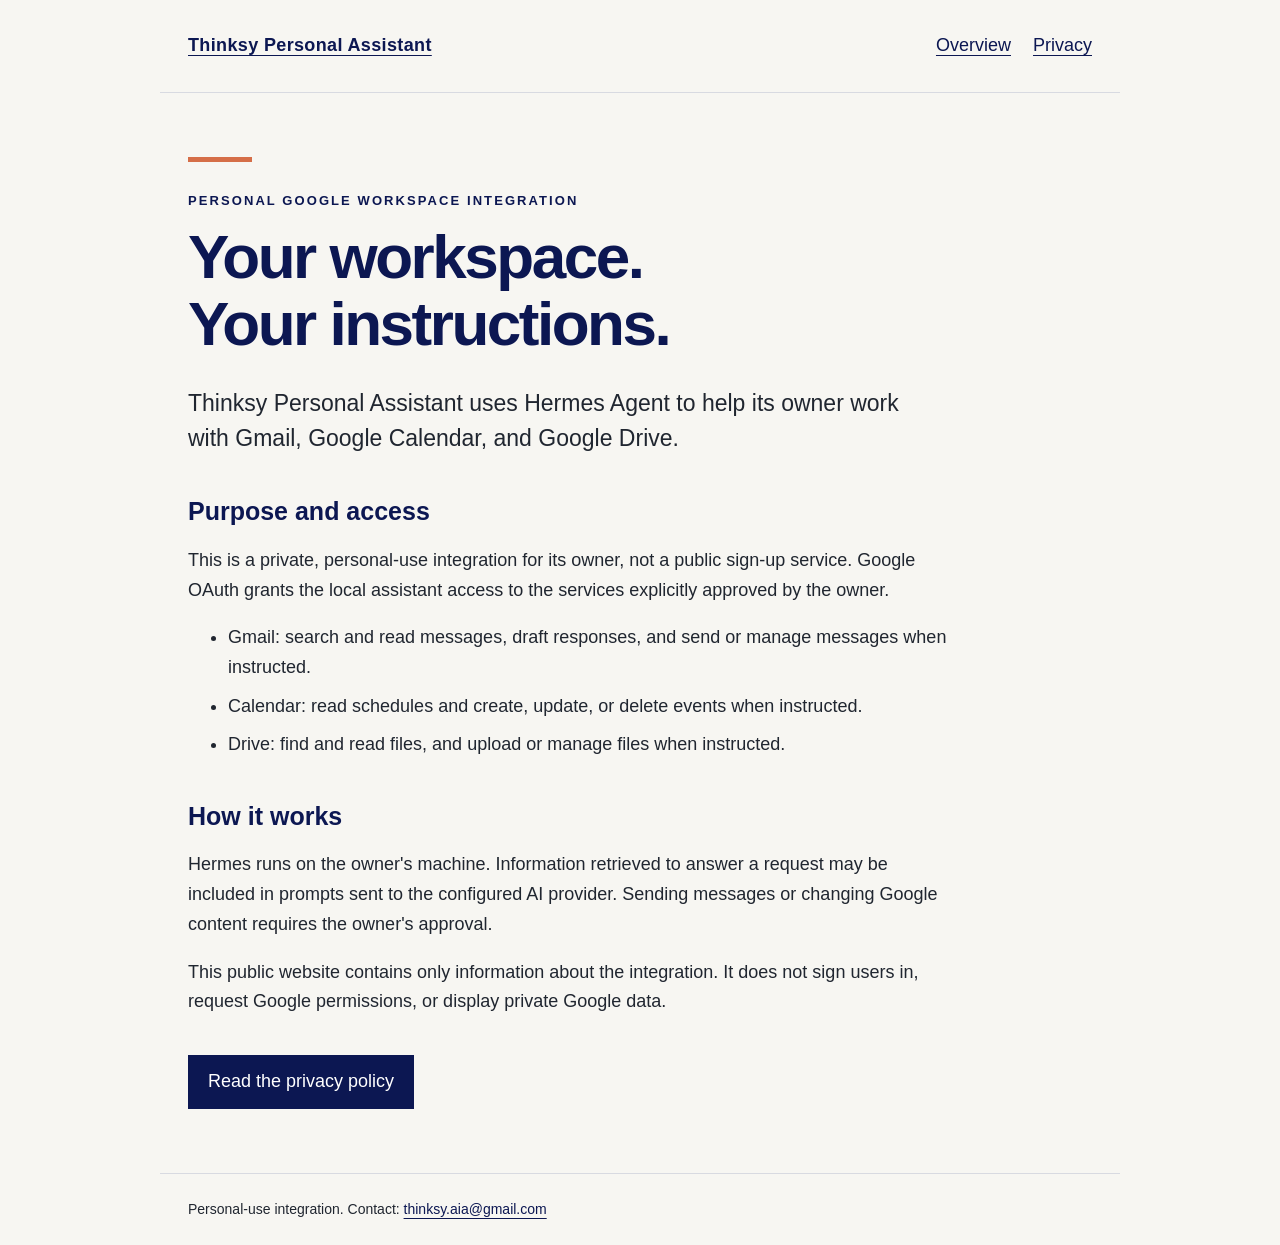
<file: index.html>
<!doctype html><html lang="en"><head><meta charset="utf-8"><meta name="viewport" content="width=device-width,initial-scale=1"><meta name="description" content="Overview for Thinksy Personal Assistant, a personal Google Workspace integration powered by Hermes."><title>Overview | Thinksy Personal Assistant</title><link rel="stylesheet" href="styles.css"></head><body><header><a href="./">Thinksy Personal Assistant</a><nav aria-label="Main navigation"><a href="./">Overview</a><a href="privacy.html">Privacy</a></nav></header><main><div class="rule"></div><p class="eyebrow">Personal Google Workspace integration</p><h1>Your workspace.<br>Your instructions.</h1><p class="lead">Thinksy Personal Assistant uses Hermes Agent to help its owner work with Gmail, Google Calendar, and Google Drive.</p><h2>Purpose and access</h2><p>This is a private, personal-use integration for its owner, not a public sign-up service. Google OAuth grants the local assistant access to the services explicitly approved by the owner.</p><ul><li>Gmail: search and read messages, draft responses, and send or manage messages when instructed.</li><li>Calendar: read schedules and create, update, or delete events when instructed.</li><li>Drive: find and read files, and upload or manage files when instructed.</li></ul><h2>How it works</h2><p>Hermes runs on the owner's machine. Information retrieved to answer a request may be included in prompts sent to the configured AI provider. Sending messages or changing Google content requires the owner's approval.</p><p>This public website contains only information about the integration. It does not sign users in, request Google permissions, or display private Google data.</p><a class="button" href="privacy.html">Read the privacy policy</a></main><footer>Personal-use integration. Contact: <a href="mailto:thinksy.aia@gmail.com">thinksy.aia@gmail.com</a></footer></body></html>
</file>
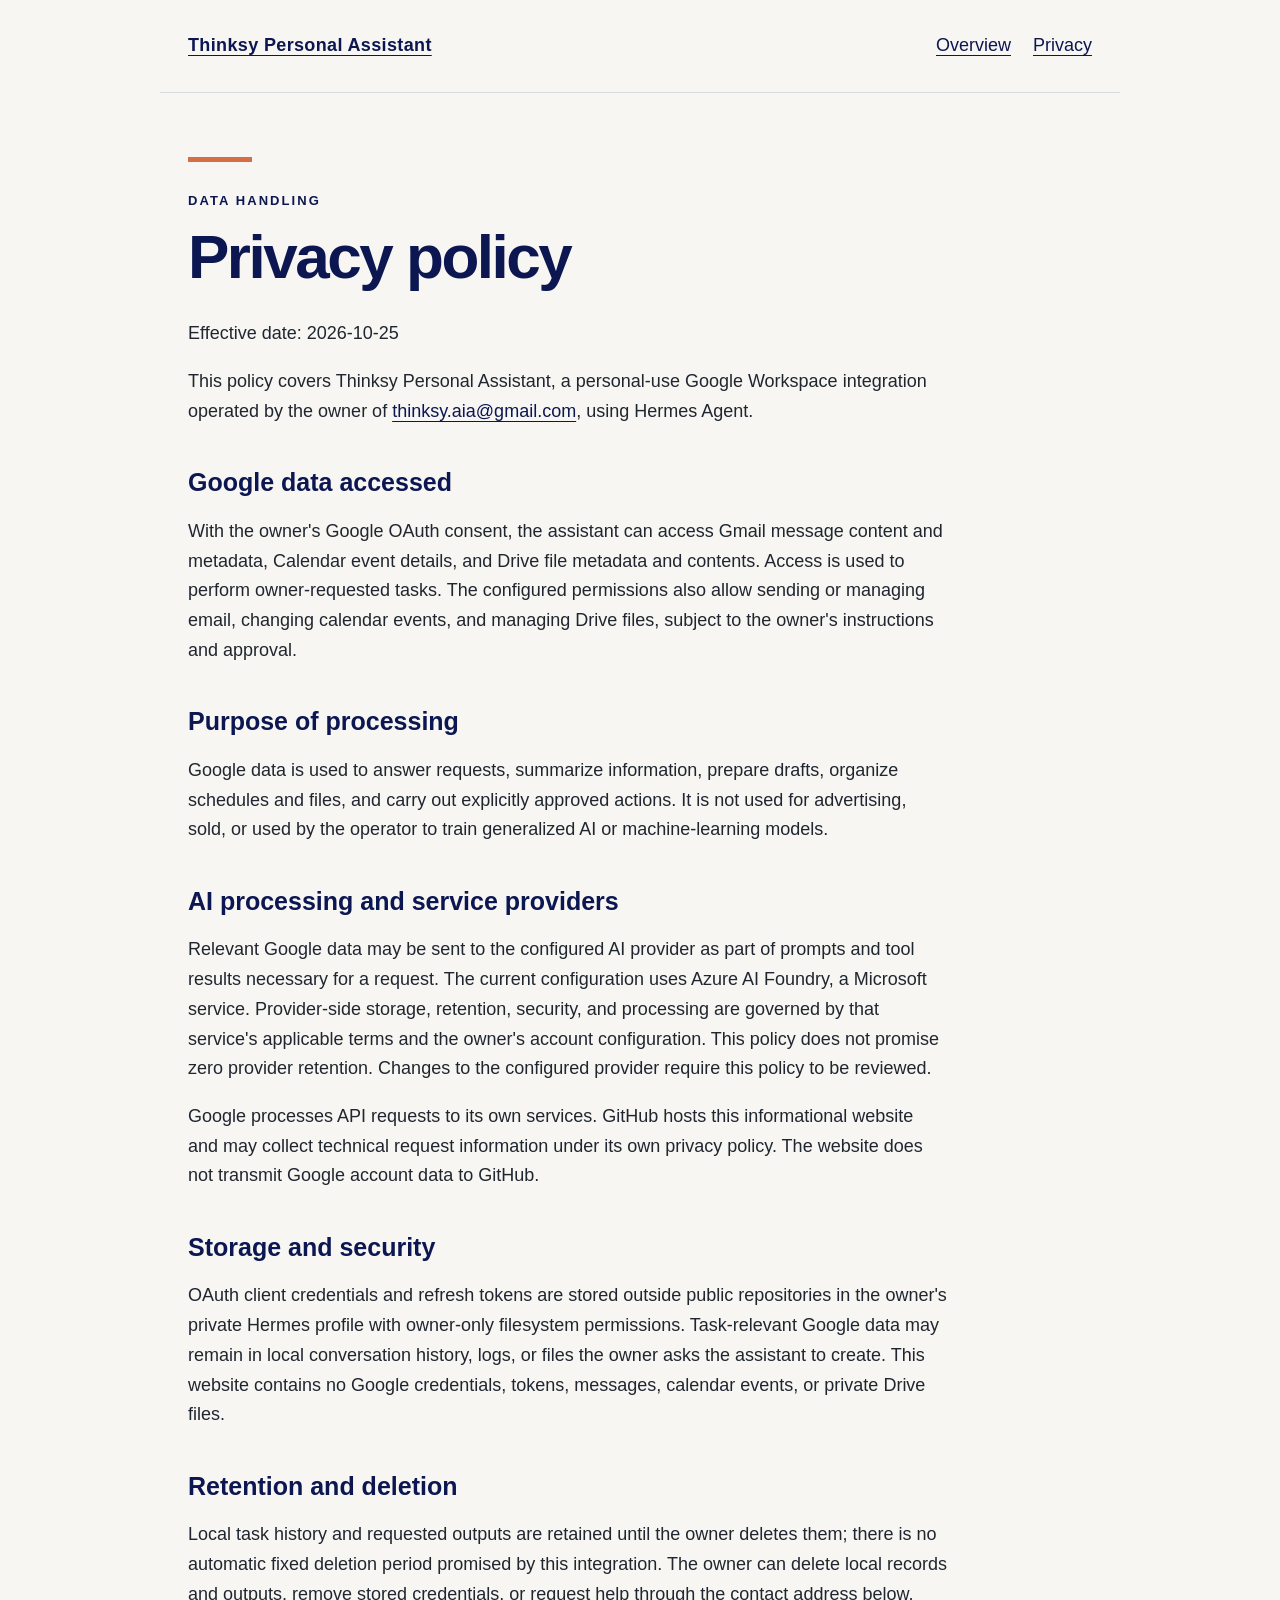
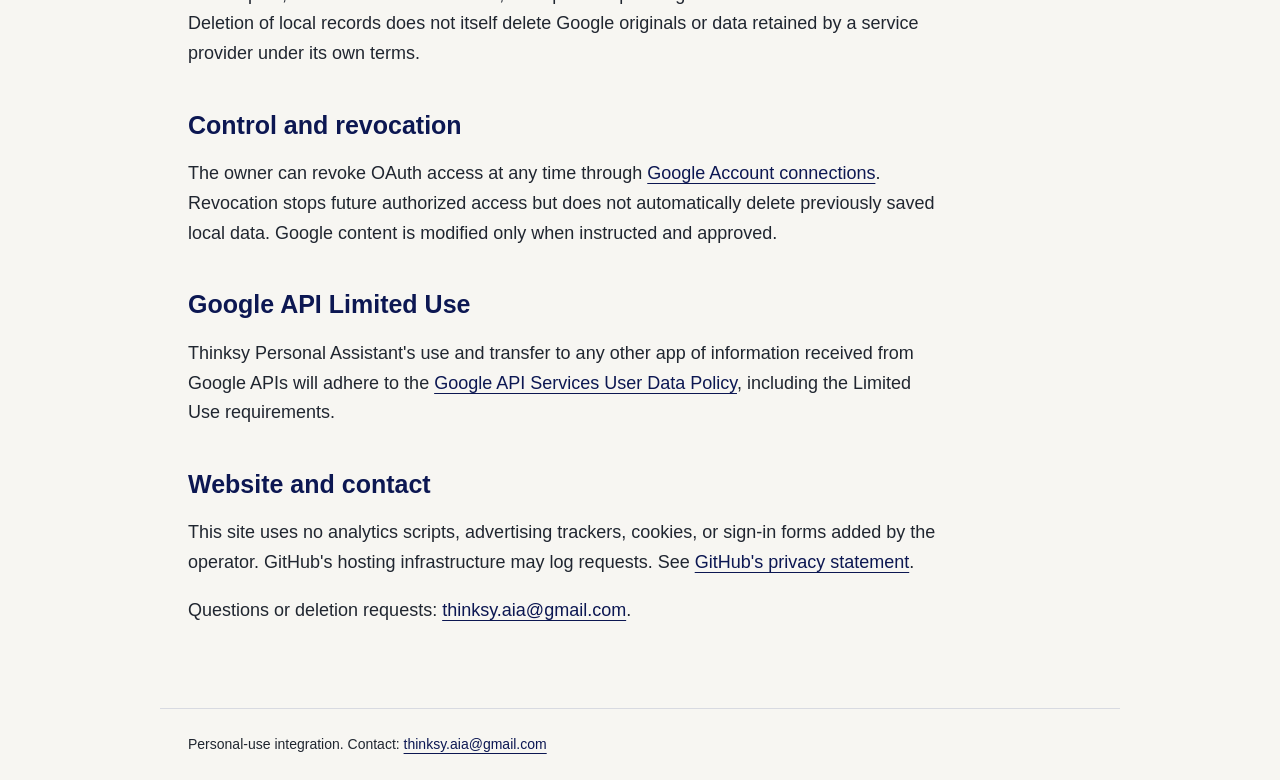
<file: privacy.html>
<!doctype html><html lang="en"><head><meta charset="utf-8"><meta name="viewport" content="width=device-width,initial-scale=1"><meta name="description" content="Privacy policy for Thinksy Personal Assistant, a personal Google Workspace integration powered by Hermes."><title>Privacy policy | Thinksy Personal Assistant</title><link rel="stylesheet" href="styles.css"></head><body><header><a href="./">Thinksy Personal Assistant</a><nav aria-label="Main navigation"><a href="./">Overview</a><a href="privacy.html">Privacy</a></nav></header><main><div class="rule"></div><p class="eyebrow">Data handling</p><h1>Privacy policy</h1><p>Effective date: 2026-10-25</p><p>This policy covers Thinksy Personal Assistant, a personal-use Google Workspace integration operated by the owner of <a href="mailto:thinksy.aia@gmail.com">thinksy.aia@gmail.com</a>, using Hermes Agent.</p><h2>Google data accessed</h2><p>With the owner's Google OAuth consent, the assistant can access Gmail message content and metadata, Calendar event details, and Drive file metadata and contents. Access is used to perform owner-requested tasks. The configured permissions also allow sending or managing email, changing calendar events, and managing Drive files, subject to the owner's instructions and approval.</p><h2>Purpose of processing</h2><p>Google data is used to answer requests, summarize information, prepare drafts, organize schedules and files, and carry out explicitly approved actions. It is not used for advertising, sold, or used by the operator to train generalized AI or machine-learning models.</p><h2>AI processing and service providers</h2><p>Relevant Google data may be sent to the configured AI provider as part of prompts and tool results necessary for a request. The current configuration uses Azure AI Foundry, a Microsoft service. Provider-side storage, retention, security, and processing are governed by that service's applicable terms and the owner's account configuration. This policy does not promise zero provider retention. Changes to the configured provider require this policy to be reviewed.</p><p>Google processes API requests to its own services. GitHub hosts this informational website and may collect technical request information under its own privacy policy. The website does not transmit Google account data to GitHub.</p><h2>Storage and security</h2><p>OAuth client credentials and refresh tokens are stored outside public repositories in the owner's private Hermes profile with owner-only filesystem permissions. Task-relevant Google data may remain in local conversation history, logs, or files the owner asks the assistant to create. This website contains no Google credentials, tokens, messages, calendar events, or private Drive files.</p><h2>Retention and deletion</h2><p>Local task history and requested outputs are retained until the owner deletes them; there is no automatic fixed deletion period promised by this integration. The owner can delete local records and outputs, remove stored credentials, or request help through the contact address below. Deletion of local records does not itself delete Google originals or data retained by a service provider under its own terms.</p><h2>Control and revocation</h2><p>The owner can revoke OAuth access at any time through <a href="https://myaccount.google.com/connections">Google Account connections</a>. Revocation stops future authorized access but does not automatically delete previously saved local data. Google content is modified only when instructed and approved.</p><h2>Google API Limited Use</h2><p>Thinksy Personal Assistant's use and transfer to any other app of information received from Google APIs will adhere to the <a href="https://developers.google.com/terms/api-services-user-data-policy">Google API Services User Data Policy</a>, including the Limited Use requirements.</p><h2>Website and contact</h2><p>This site uses no analytics scripts, advertising trackers, cookies, or sign-in forms added by the operator. GitHub's hosting infrastructure may log requests. See <a href="https://docs.github.com/en/site-policy/privacy-policies/github-general-privacy-statement">GitHub's privacy statement</a>.</p><p>Questions or deletion requests: <a href="mailto:thinksy.aia@gmail.com">thinksy.aia@gmail.com</a>.</p></main><footer>Personal-use integration. Contact: <a href="mailto:thinksy.aia@gmail.com">thinksy.aia@gmail.com</a></footer></body></html>
</file>
<file: styles.css>
:root{--navy:#0C1752;--orange:#D56E48;--paper:#F7F6F2;--ink:#202630}*{box-sizing:border-box}body{margin:0;background:var(--paper);color:var(--ink);font:18px/1.65 Arial,sans-serif}header,main,footer{max-width:960px;margin:auto;padding:24px 28px}header{display:flex;align-items:center;justify-content:space-between;gap:20px;border-bottom:1px solid #d8dae1}header>a{font-weight:700;letter-spacing:.02em}a{color:var(--navy);text-underline-offset:4px}nav{display:flex;gap:22px}nav a{display:inline-flex;align-items:center;min-height:44px}main{padding-top:64px;padding-bottom:64px}h1{color:var(--navy);font-size:clamp(36px,6vw,62px);line-height:1.08;letter-spacing:-.04em;margin:12px 0 28px;max-width:800px}h2{color:var(--navy);font-size:25px;line-height:1.3;margin:40px 0 12px}p,li{max-width:760px}.eyebrow{font-size:13px;font-weight:700;letter-spacing:.16em;text-transform:uppercase;color:var(--navy)}.rule{width:64px;height:5px;background:var(--orange);margin:0 0 28px}.lead{font-size:23px;line-height:1.5;max-width:720px}.button{display:inline-block;background:var(--navy);color:white;padding:12px 20px;text-decoration:none;margin-top:20px}footer{font-size:14px;border-top:1px solid #d8dae1}a:focus-visible{outline:3px solid var(--orange);outline-offset:5px}li{margin-bottom:9px}@media(max-width:520px){header{align-items:flex-start;flex-direction:column;gap:4px}header,main,footer{padding-left:20px;padding-right:20px}main{padding-top:40px}.lead{font-size:20px}}
</file>
